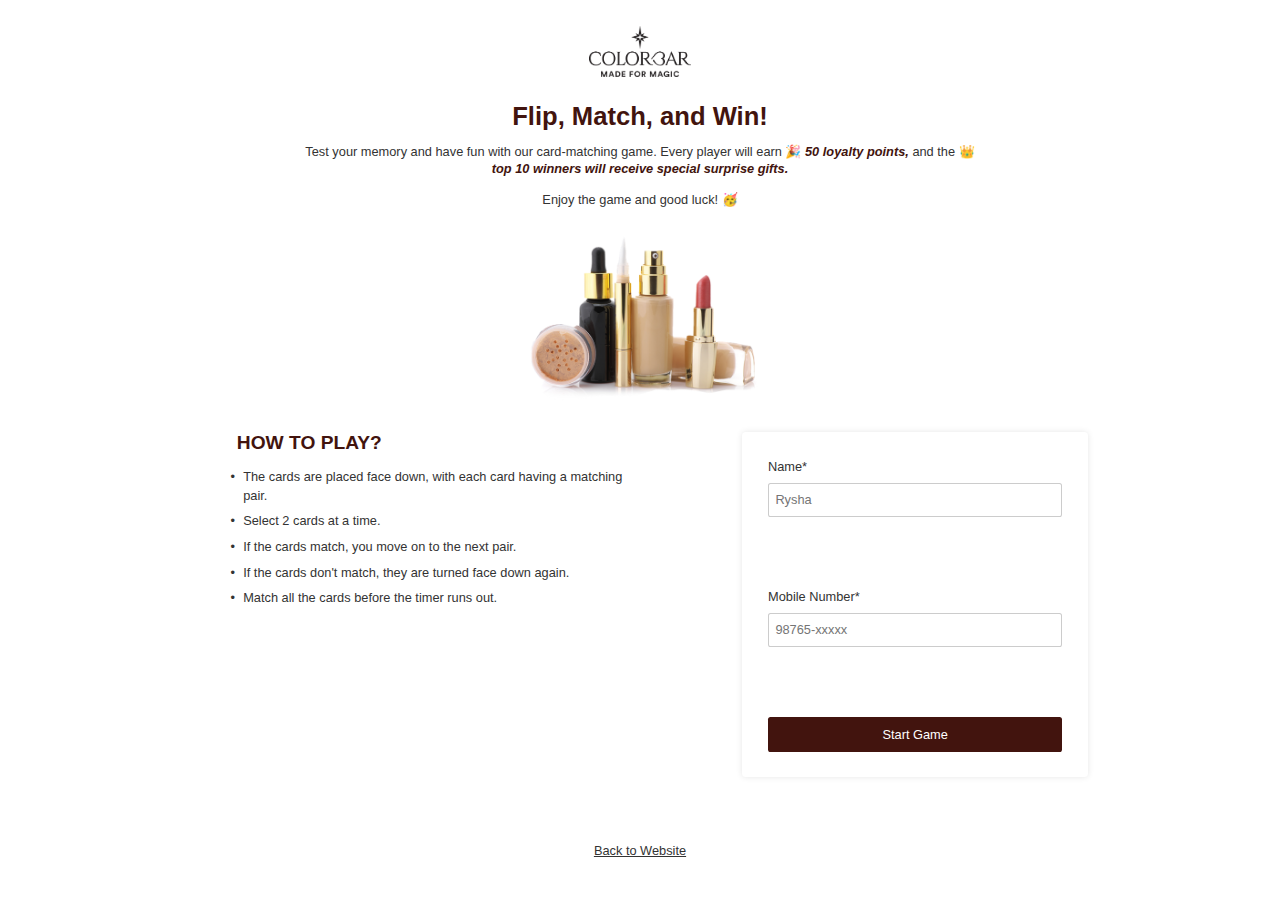
<file: index.html>
<!DOCTYPE html>
<html lang="en">
<head>
    <meta charset="UTF-8">
    <meta name="viewport" content="width=device-width, initial-scale=1.0">
    <title>Document</title>
    <link rel="stylesheet" href="./main.css">
</head>
<body>

    <div class="flex-col-center HomePage">
        <!-- Logo Container (if isLaptopView is true) -->
        <div class="flex-row-center logoContainer">
          <img src="./images/header/logo.png" alt="logo" />
        </div>
      
        <!-- Header -->
        <header class="flex-col-center header">
          <h1>Flip, Match, and Win!</h1>
      
          <!-- Content Text -->
          <div class="flex-col-center content_text">
            <p class="txt2 txt">
              Test your memory and have fun with our card-matching game. Every player will earn 🎉
              <em><strong>50 loyalty points,</strong></em> and the 👑
              <em><strong>top 10 winners will receive special surprise gifts.</strong></em>
            </p>
            <p class="txt2">Enjoy the game and good luck! 🥳</p>
          </div>
        </header>
      
        <!-- Product Image -->
        <div class="product_image">
          <img src="./images/home/makeup.png" alt="makeup-kit" />
        </div>
      
        <!-- Play Form Container -->
        <div class="flex-col-center playFormContainer">
          <!-- How to Play Wrapper -->
          <div class="flex-col-center how_to_play_wrapper">
            <h2>HOW TO PLAY?</h2>
            <ul class="flex-col-center">
              <li class="txt2">The cards are placed face down, with each card having a matching pair.</li>
              <li class="txt2">Select 2 cards at a time.</li>
              <li class="txt2">If the cards match, you move on to the next pair.</li>
              <li class="txt2">If the cards don't match, they are turned face down again.</li>
              <li class="txt2">Match all the cards before the timer runs out.</li>
            </ul>
          </div>
      
          <!-- Form -->
          <form class="flex-col-center user_form" onsubmit="handleSubmit(event)">
            <div class="flex-col-center input_field">
              <label for="name" class="txt2">Name*</label>
              <input
                type="text"
                name="name"
                id="name"
                placeholder="Rysha"
                value=""
                onchange="setName(event.target.value)"
                class="txt2"
                required
              />
            </div>
      
            <div class="flex-col-center input_field">
              <label for="mobile_number" class="txt2">Mobile Number*</label>
              <input
                type="number"
                name="mobileNumber"
                id="mobile_number"
                placeholder="98765-xxxxx"
                value=""
                onchange="setMobileNumber(event.target.value)"
                class="txt2"
                required
                maxlength="10"
              />
            </div>
      
            <button type="submit" class="txt2">Start Game</button>
          </form>
        </div>
      
        <!-- Back to Website Link (if isLaptopView is true) -->
        <a href="https://www.colorbarcosmetics.com" target="_blank" class="txt2 link">Back to Website</a>
      
        <!-- BgIcons Component (if isLaptopView is true) -->
        <!-- You will need to include the appropriate HTML or component for BgIcons -->
      </div>
      


    <script>
        // homePage.js


    </script>
</body>
</html>
</file>
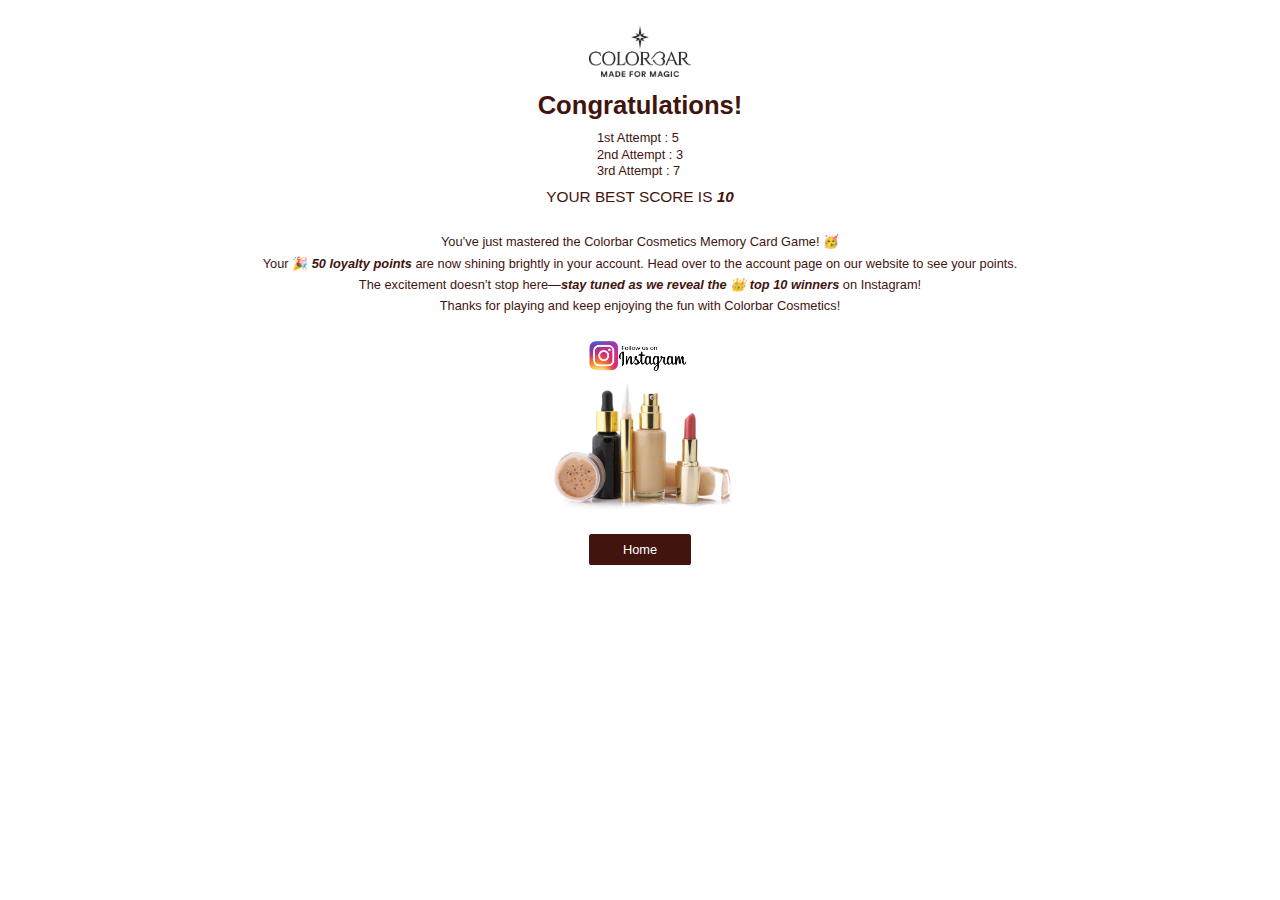
<file: reward.html>
<!DOCTYPE html>
<html lang="en">
<head>
    <meta charset="UTF-8">
    <meta name="viewport" content="width=device-width, initial-scale=1.0">
    <title>Document</title>
    <link rel="stylesheet" href="./reward.css">
    
</head>
<body>
    <div class="flex-col-center RewardPage">
        <!-- Logo Container (only shown on laptop view) -->
        <div class="logoContainer">
          <img src="./images/header/logo.png" alt="logo" />
        </div>
      
        <!-- Reward Page Heading -->
        <div class="flex-col-center reward_page_heading">
          <h1>Congratulations!</h1>
          <!-- Attempts Container -->
          <div class="flex-col-center attemptsContainer">
            <!-- Rendering scores dynamically -->
            <p class="txt2">1st Attempt : 5</p>
            <p class="txt2">2nd Attempt : 3</p>
            <p class="txt2">3rd Attempt : 7</p>
          </div>
          <!-- Highest Score Display -->
          <h3>
            <span style="font-weight: 500">YOUR BEST SCORE IS </span>
            <em><strong>10</strong></em>
          </h3>
        </div>
      
        <!-- Context Text -->
        <div class="flex-col-center context_text">
          <p class="txt2">
            You’ve just mastered the Colorbar Cosmetics Memory Card Game! 🥳
          </p>
          <p class="txt2">
            Your 🎉 <em><strong>50 loyalty points</strong></em> are now shining brightly in your account.
            Head over to the account page on our website to see your points.
          </p>
          <p class="txt2">
            The excitement doesn’t stop here—<em><strong>stay tuned as we reveal the 👑 top 10 winners</strong></em>
            on Instagram!
          </p>
          <p class="txt2">
            Thanks for playing and keep enjoying the fun with Colorbar Cosmetics!
          </p>
        </div>
      
        <!-- Instagram Logo -->
        <div class="flex-row-center insta_img">
          <img src="./images/reward/instagram.png" alt="instagram" />
        </div>
      
        <!-- Main Image -->
        <div class="flex-row-center main_img">
          <img src="./images/home/makeup.png" alt="makeup" />
        </div>
      
        <!-- Product Slider (commented out in the provided JSX) -->
        <!--
        <div class="flex-col-center product_slider">
          <h3>Check Out Our Bestsellers</h3>
          <div class="flex-row-center swiperParent">
            <div class="flex-row-center leftArrow" onclick="handleLeftArrowClick()">
              <img src="leftArrow.png" alt="left arrow" />
            </div>
            <div class="flex-row-center rightArrow" onclick="handleRightArrowClick()">
              <img src="rightArrow.png" alt="right arrow" />
            </div>
            <div class="swiper flex-row-center swiper">
              <div class="flex-col-center swiperSlide">
                <div class="flex-row-center card_img">
                  <span>
                    <img src="labelIcon.png" alt="label new" />
                  </span>
                  <div class="flex-row-center imgContainer">
                    <img src="item.img" alt="makeup-kit" />
                  </div>
                </div>
                <div class="flex-col-center product_card_text">
                  <p>TIMELESS LIFT MI jklsjfkldjsfd</p>
                  <div>
                    <strong>₹799</strong>
                    <del class="oldPrice">₹799</del>
                    <span class="discountTxt">20%</span>
                  </div>
                  <button class="addCart">ADD TO CART</button>
                </div>
              </div>
            </div>
          </div>
        </div>
        -->
      
        <!-- Home Button -->
        <a href="https://www.colorbarcosmetics.com" target="_blank" style="color: #fff">
          <button>Home</button>
        </a>
      
        <!-- Background Icons (shown only on laptop view) -->
        <!-- BgIcons component, which is omitted here -->
      </div>
      
</body>
</html>
</file>
<file: main.css>
.flex-col-center {
    display: flex;
    flex-direction: column;
    align-items: center;
  }
  
  .flex-row-center {
    display: flex;
    flex-direction: row;
    justify-content: center;
    align-items: center;
  }
  
  .txt2 {
    font-size: 16px;
    line-height: 1.5;
    color: #333;
  }
  
  /* Add more styles as needed */
  /* Global styles */
  body {
    font-family: Arial, sans-serif;
    margin: 0;
    padding: 0;
  }
  
  /* Mobile view */
  .HomePage {
    display: flex;
    flex-direction: column;
    align-items: center;
    gap: 8vw;
    padding: 4vw 6vw;
    background: linear-gradient(var(--themeColor1), #fff 35%, var(--themeColor1));
  }
  
  .HomePage .header {
    display: flex;
    flex-direction: column;
    align-items: center;
    gap: 3vw;
  }
  
  .HomePage .header .content_text {
    display: flex;
    flex-direction: column;
    align-items: center;
    gap: 4vw;
  }
  
  .HomePage .header .content_text strong {
    font-weight: 600;
  }
  
  .HomePage .product_image {
    width: 100%;
  }
  
  .HomePage .playFormContainer {
    display: flex;
    flex-direction: column;
    align-items: center;
    gap: 8vw;
  }
  
  .HomePage .playFormContainer .how_to_play_wrapper {
    display: flex;
    flex-direction: column;
    align-items: center;
    gap: 3vw;
  }
  
  .HomePage .playFormContainer .how_to_play_wrapper h2 {
    text-align: center;
  }
  
  .HomePage .playFormContainer .how_to_play_wrapper ul {
    display: flex;
    flex-direction: column;
    align-items: flex-start;
    gap: 2vw;
    padding-left: 4vw;
  }
  
  .HomePage .playFormContainer .how_to_play_wrapper ul li {
    text-align: left;
    font-weight: 500;
    position: relative;
  }
  
  .HomePage .playFormContainer .how_to_play_wrapper ul li::before {
    content: "•";
    position: absolute;
    left: -2.5vw;
    font-weight: 500;
  }
  
  .HomePage .playFormContainer .user_form {
    width: 100%;
    padding: 5vw;
    background-color: #fff;
    border-radius: 2vw;
    margin-bottom: 2vw;
    align-items: flex-start;
    gap: 5.5vw;
    box-shadow: 0 0 1vw rgba(0, 0, 0, 0.1);
  }
  
  .HomePage .playFormContainer .user_form .input_field {
    display: flex;
    flex-direction: column;
    gap: 2vw;
    width: 100%;
    align-items: flex-start;
  }
  
  .HomePage .playFormContainer .user_form .input_field label {
    font-weight: 500;
  }
  
  .HomePage .playFormContainer .user_form .input_field input {
    padding: 2vw;
    outline: none;
    width: 100%;
    border: none;
    border: 0.15vw solid rgba(0, 0, 0, 0.2);
    border-radius: 1.1vw;
    text-align: left;
  }
  
  .HomePage .playFormContainer .user_form button {
    background-color: #42140e;
    padding: 2.8vw 0;
    width: 100%;
    color: #fff;
    outline: none;
    border: none;
    border-radius: 1.2vw;
    cursor: pointer;
  }
  
  /* Tablet view */
  @media all and (min-width: 480px) {
    .HomePage {
      gap: 6vw;
      padding: 5vw 7vw;
    }
  
    .HomePage .header {
      gap: 2vw;
    }
  
    .HomePage .header .content_text {
      gap: 3vw;
    }
  
    .HomePage .product_image {
      width: 90%;
    }
  
    .HomePage .playFormContainer {
      gap: 6vw;
    }
  
    .HomePage .playFormContainer .how_to_play_wrapper {
      gap: 2vw;
    }
  
    .HomePage .playFormContainer .how_to_play_wrapper ul {
      gap: 1vw;
    }
  
    .HomePage .playFormContainer .user_form {
      padding: 5vw;
      box-shadow: 0 0 0.8vw rgba(0, 0, 0, 0.1);
    }
  
    .HomePage .playFormContainer .user_form .input_field input {
      padding: 1.5vw;
      border: 0.13vw solid rgba(0, 0, 0, 0.2);
      border-radius: 0.8vw;
    }
  
    .HomePage .playFormContainer .user_form button {
      padding: 2vw 0;
      border-radius: 1vw;
    }
  }
  
  /* Laptop view */
  @media all and (min-width: 991px) {
    .HomePage {
      gap: 2vw;
      padding: 2vw;
      background: none;
    }
  
    .HomePage .logoContainer {
      width: 8vw;
    }
  
    .HomePage .header {
      width: 54vw;
      gap: 1vw;
    }
  
    .HomePage .header .content_text {
      gap: 1vw;
    }
  
    .HomePage .header .content_text .txt {
      line-height: 1.3vw;
    }
  
    .HomePage .product_image {
      width: 20%;
    }
  
    .HomePage .playFormContainer {
      width: 100%;
      flex-direction: row;
      align-items: flex-start;
      gap: 8vw;
    }
  
    .HomePage .playFormContainer .how_to_play_wrapper {
      width: 35vw;
      gap: 1vw;
    }
  
    .HomePage .playFormContainer .how_to_play_wrapper h2 {
      width: 80%;
      text-align: left;
    }
  
    .HomePage .playFormContainer .how_to_play_wrapper ul {
      gap: 0.5vw;
    }
  
    .HomePage .playFormContainer .how_to_play_wrapper ul li::before {
      left: -1vw;
    }
  
    .HomePage .playFormContainer .user_form {
      width: 27vw;
      background-color: #fff;
      padding: 2vw;
      border-radius: 0.3vw;
      box-shadow: 0 0 0.5vw rgba(0, 0, 0, 0.1);
    }
  
    .HomePage .playFormContainer .user_form .input_field {
      gap: 0.5vw;
    }
  
    .HomePage .playFormContainer .user_form .input_field input {
      padding: 0.5vw;
      border: 0.13vw solid rgba(0, 0, 0, 0.2);
      border-radius: 0.2vw;
    }
  
    .HomePage .playFormContainer .user_form button {
      padding: 0.6vw 0;
      border-radius: 0.2vw;
    }
  
    .HomePage .link {
      margin-top: 1vw;
    }
  }
  
  /* Base styles */
  
  @import url("https://fonts.googleapis.com/css2?family=Montserrat:ital,wght@0,100..900;1,100..900&display=swap");
  
  :root {
    --themeColor1: #ffe7dc;
  }
  
  * {
    color: #42140e;
    margin: 0;
    padding: 0;
    box-sizing: border-box;
    font-family: "Montserrat", sans-serif;
    -webkit-tap-highlight-color: transparent;
  }
  
  html,
  body {
    width: 100vw;
    min-width: 100vw;
    max-width: 100vw;
    min-height: 100vh;
    overflow-x: hidden;
  }
  
  img {
    height: 100%;
    width: 100%;
  }
  
  h1 {
    font-size: 6vw;
    text-align: center;
  }
  
  h2 {
    font-size: 5vw;
  }
  
  h3 {
    font-size: 3.8vw;
  }
  
  .txt1 {
    font-size: 4.5vw;
  }
  
  .txt2 {
    font-size: 3.3vw;
    text-align: center;
  }
  
  li {
    list-style-type: none;
  }
  
  .flex-row-center {
    display: flex;
    justify-content: center;
    align-items: center;
  }
  
  .flex-col-center {
    display: flex;
    flex-direction: column;
    align-items: center;
    justify-content: center;
  }
  
  /* Tablet view */
  @media all and (min-width: 480px) {
    h1 {
      font-size: 4vw;
    }
  
    h2 {
      font-size: 3vw;
    }
  
    h3 {
      font-size: 2.8vw;
    }
  
    .txt1 {
      font-size: 3.2vw;
    }
  
    .txt2 {
      font-size: 2.8vw;
      text-align: center;
    }
  }
  
  /* Laptop view */
  @media all and (min-width: 991px) {
    h1 {
      font-size: 2vw;
    }
  
    h2 {
      font-size: 1.5vw;
    }
  
    h3 {
      font-size: 1.2vw;
    }
  
    .txt1 {
      font-size: 1.2vw;
    }
  
    .txt2 {
      font-size: 1vw;
    }
  }
</file>
<file: reward.css>
:root {
    --text-color: #42140e;
  }
  
  /* Mobile View */
  .RewardPage {
    padding: 4.2vw;
    font-style: normal;
    font-weight: 500;
    gap: 4.5vw;
    background: linear-gradient(var(--themeColor1), #fff 35%, var(--themeColor1));
  }
  
  .RewardPage .reward_page_heading {
    gap: 2.1vw;
  }
  
  .RewardPage .reward_page_heading p {
    font-weight: 600;
  }
  
  .RewardPage .reward_page_heading .attemptsContainer {
    align-items: flex-start;
    gap: 0.5vw;
  }
  
  .RewardPage .reward_page_heading .attemptsContainer p {
    font-weight: 500;
  }
  
  .RewardPage .context_text {
    padding: 1.4vw;
    gap: 2.3vw;
  }
  
  .RewardPage .context_text p {
    color: var(--text-color);
    text-align: center;
    display: inline-block;
  }
  
  .RewardPage .insta_img {
    width: 30vw;
  }
  
  .RewardPage .main_img {
    width: 100%;
  }
  
  .RewardPage .product_slider {
    align-items: flex-start;
    width: 100%;
    gap: 2.2vw;
  }
  
  .RewardPage .product_slider p {
    font-weight: 600;
  }
  
  .RewardPage .product_slider .swiperParent {
    width: 100%;
  }
  
  .RewardPage .product_slider .leftArrow,
  .RewardPage .product_slider .rightArrow {
    display: none;
  }
  
  .RewardPage .product_slider .swiper {
    width: 100%;
    gap: 1vw;
  }
  
  .RewardPage .product_slider .swiper .swiperSlide {
    width: 31vw;
    height: 56vw;
    border: 1px solid #f6f0e3;
    border-radius: 0.5vw;
    background-color: #fff;
    padding: 1.8vw;
    gap: 1vw;
    justify-content: flex-start;
  }
  
  .RewardPage .product_slider .swiper .swiperSlide .card_img {
    position: relative;
  }
  
  .RewardPage .product_slider .swiper .swiperSlide .card_img span {
    position: absolute;
    top: 0;
    left: 0;
  }
  
  .RewardPage .product_slider .swiper .swiperSlide .card_img span img {
    width: 7vw;
  }
  
  .RewardPage .product_slider .swiper .swiperSlide .card_img .imgContainer {
    width: 100%;
  }
  
  .RewardPage .product_slider .swiper .swiperSlide .product_card_text {
    align-items: flex-start;
    gap: 0.5vw;
  }
  
  .RewardPage .product_slider .swiper .swiperSlide .product_card_text img {
    height: fit-content;
  }
  
  .RewardPage .product_slider .swiper .swiperSlide .product_card_text p {
    font-size: 2.5vw;
  }
  
  .RewardPage .product_slider .swiper .swiperSlide .product_card_text div {
    text-wrap: wrap;
    overflow: hidden;
    text-overflow: ellipsis;
  }
  
  .RewardPage .product_slider .swiper .swiperSlide .product_card_text div strong {
    font-weight: 600;
    font-size: 2.8vw;
  }
  
  .RewardPage .product_slider .swiper .swiperSlide .product_card_text div .oldPrice {
    color: #7d7d7d !important;
    font-weight: 400;
    font-size: 2.8vw;
  }
  
  .RewardPage .product_slider .swiper .swiperSlide .product_card_text div .discountTxt {
    color: #e91010;
    font-size: 2.3vw;
    font-weight: 500;
  }
  
  .RewardPage .product_slider .swiper .swiperSlide .product_card_text .addCart {
    margin-top: 0.5vw;
    outline: none;
    width: 100%;
    font-size: 2.2vw;
    border: 0.1vw solid #d8a38d;
    background-color: transparent;
    color: #42140e;
    font-weight: 500;
    border-radius: 1vw;
    padding: 1.5vw 2vw;
  }
  
  .RewardPage button {
    width: 21vw;
    padding: 1.4vw 2vw;
    margin-top: 1vw;
    font-size: 3.4vw;
    border-radius: 1vw;
    color: #fff;
    background-color: var(--text-color);
    outline: none;
    border: none;
    font-family: "Montserrat", sans-serif;
    cursor: pointer;
  }
  
  /* Tablet View */
  @media all and (min-width: 480px) {
    .RewardPage .reward_page_heading h2 {
      font-size: 2.3vw;
    }
  
    .RewardPage .reward_page_heading .attemptsContainer {
      gap: 0.3vw;
    }
  
    .RewardPage .context_text {
      gap: 1.3vw;
    }
  
    .RewardPage .insta_img {
      width: 20vw;
    }
  
    .RewardPage .main_img {
      width: 70%;
    }
  
    .RewardPage .product_slider {
      gap: 2vw;
    }
  
    .RewardPage .product_slider .swiper .swiperSlide {
      width: 28vw !important;
      height: 49vw;
      border-radius: 0.2vw;
      padding: 1.6vw;
      gap: 0.8vw;
    }
  
    .RewardPage .product_slider .swiper .swiperSlide .card_img span img {
      width: 6vw;
    }
  
    .RewardPage .product_slider .swiper .swiperSlide .card_img .imgContainer {
      width: 90%;
    }
  
    .RewardPage .product_slider .swiper .swiperSlide .product_card_text p {
      font-size: 2vw;
    }
  
    .RewardPage .product_slider .swiper .swiperSlide .product_card_text div strong {
      font-size: 2.3vw;
    }
  
    .RewardPage .product_slider .swiper .swiperSlide .product_card_text div .oldPrice {
      font-size: 2.3vw;
    }
  
    .RewardPage .product_slider .swiper .swiperSlide .product_card_text div .discountTxt {
      font-size: 1.8vw;
    }
  
    .RewardPage .product_slider .swiper .swiperSlide .product_card_text .addCart {
      margin-top: 0.5vw;
      font-size: 2vw;
      border-radius: 0.8vw;
      padding: 1.2vw 1.7vw;
    }
  
    .RewardPage button {
      width: 18vw;
      padding: 1.2vw 1.8vw;
      margin-top: 0.8vw;
      font-size: 3.2vw;
      border-radius: 0.8vw;
    }
  }
  
  /* Laptop View */
  @media all and (min-width: 991px) {
    .RewardPage {
      background: none;
      gap: 0.8vw;
      padding: 2vw 12vw;
    }
  
    .RewardPage .logoContainer {
      width: 8vw;
    }
  
    .RewardPage .reward_page_heading {
      gap: 0.8vw;
    }
  
    .RewardPage .reward_page_heading h2 {
      font-size: 1.2vw;
    }
  
    .RewardPage .reward_page_heading .attemptsContainer {
      gap: 0.1vw;
    }
  
    .RewardPage .context_text {
      gap: 0.5vw;
    }
  
    .RewardPage .insta_img {
      width: 8vw;
    }
  
    .RewardPage .main_img {
      width: 20%;
    }
  
    .RewardPage .product_slider {
      gap: 1vw;
    }
  
    .RewardPage .product_slider h3 {
      font-size: 1.8vw;
    }
  
    .RewardPage .product_slider .swiperParent {
      width: 100%;
      position: relative;
    }
  
    .RewardPage .product_slider .swiperParent .leftArrow,
    .RewardPage .product_slider .swiperParent .rightArrow {
      position: absolute;
      z-index: 19999;
      cursor: pointer;
      display: flex;
    }
  
    .RewardPage .product_slider .swiperParent .leftArrow img,
    .RewardPage .product_slider .swiperParent .rightArrow img {
      width: 3vw;
    }
  
    .RewardPage .product_slider .swiperParent .leftArrow {
      left: -1.8vw;
    }
  
    .RewardPage .product_slider .swiperParent .rightArrow {
      right: -1.8vw;
    }
  
    .RewardPage .product_slider .swiper .swiperSlide {
      width: 14vw !important;
      height: 21vw;
      border-radius: 0.2vw;
      padding: 1.2vw;
      gap: 0.5vw;
    }
  
    .RewardPage .product_slider .swiper .swiperSlide .card_img span img {
      width: 3vw;
    }
  
    .RewardPage .product_slider .swiper .swiperSlide .card_img .imgContainer {
      width: 80%;
    }
  
    .RewardPage .product_slider .swiper .swiperSlide .product_card_text p {
      font-size: 0.8vw;
    }
  
    .RewardPage .product_slider .swiper .swiperSlide .product_card_text div strong {
      font-size: 1vw;
    }
  
    .RewardPage .product_slider .swiper .swiperSlide .product_card_text div .oldPrice {
      font-size: 1vw;
    }
  
    .RewardPage .product_slider .swiper .swiperSlide .product_card_text div .discountTxt {
      font-size: 0.7vw;
    }
  
    .RewardPage .product_slider .swiper .swiperSlide .product_card_text .addCart {
      margin-top: 0.5vw;
      font-size: 0.8vw;
      border-radius: 0.2vw;
      padding: 0.4vw 0.5vw;
    }
  
    .RewardPage button {
      width: 8vw;
      padding: 0.6vw 1.8vw;
      margin-top: 0.8vw;
      font-size: 1vw;
      border-radius: 0.2vw;
    }
  }
  /* Base styles */
  
  @import url("https://fonts.googleapis.com/css2?family=Montserrat:ital,wght@0,100..900;1,100..900&display=swap");
  
  :root {
    --themeColor1: #ffe7dc;
  }
  
  * {
    color: #42140e;
    margin: 0;
    padding: 0;
    box-sizing: border-box;
    font-family: "Montserrat", sans-serif;
    -webkit-tap-highlight-color: transparent;
  }
  
  html,
  body {
    width: 100vw;
    min-width: 100vw;
    max-width: 100vw;
    min-height: 100vh;
    overflow-x: hidden;
  }
  
  img {
    height: 100%;
    width: 100%;
  }
  
  h1 {
    font-size: 6vw;
    text-align: center;
  }
  
  h2 {
    font-size: 5vw;
  }
  
  h3 {
    font-size: 3.8vw;
  }
  
  .txt1 {
    font-size: 4.5vw;
  }
  
  .txt2 {
    font-size: 3.3vw;
    text-align: center;
  }
  
  li {
    list-style-type: none;
  }
  
  .flex-row-center {
    display: flex;
    justify-content: center;
    align-items: center;
  }
  
  .flex-col-center {
    display: flex;
    flex-direction: column;
    align-items: center;
    justify-content: center;
  }
  
  /* Tablet view */
  @media all and (min-width: 480px) {
    h1 {
      font-size: 4vw;
    }
  
    h2 {
      font-size: 3vw;
    }
  
    h3 {
      font-size: 2.8vw;
    }
  
    .txt1 {
      font-size: 3.2vw;
    }
  
    .txt2 {
      font-size: 2.8vw;
      text-align: center;
    }
  }
  
  /* Laptop view */
  @media all and (min-width: 991px) {
    h1 {
      font-size: 2vw;
    }
  
    h2 {
      font-size: 1.5vw;
    }
  
    h3 {
      font-size: 1.2vw;
    }
  
    .txt1 {
      font-size: 1.2vw;
    }
  
    .txt2 {
      font-size: 1vw;
    }
  }
</file>
